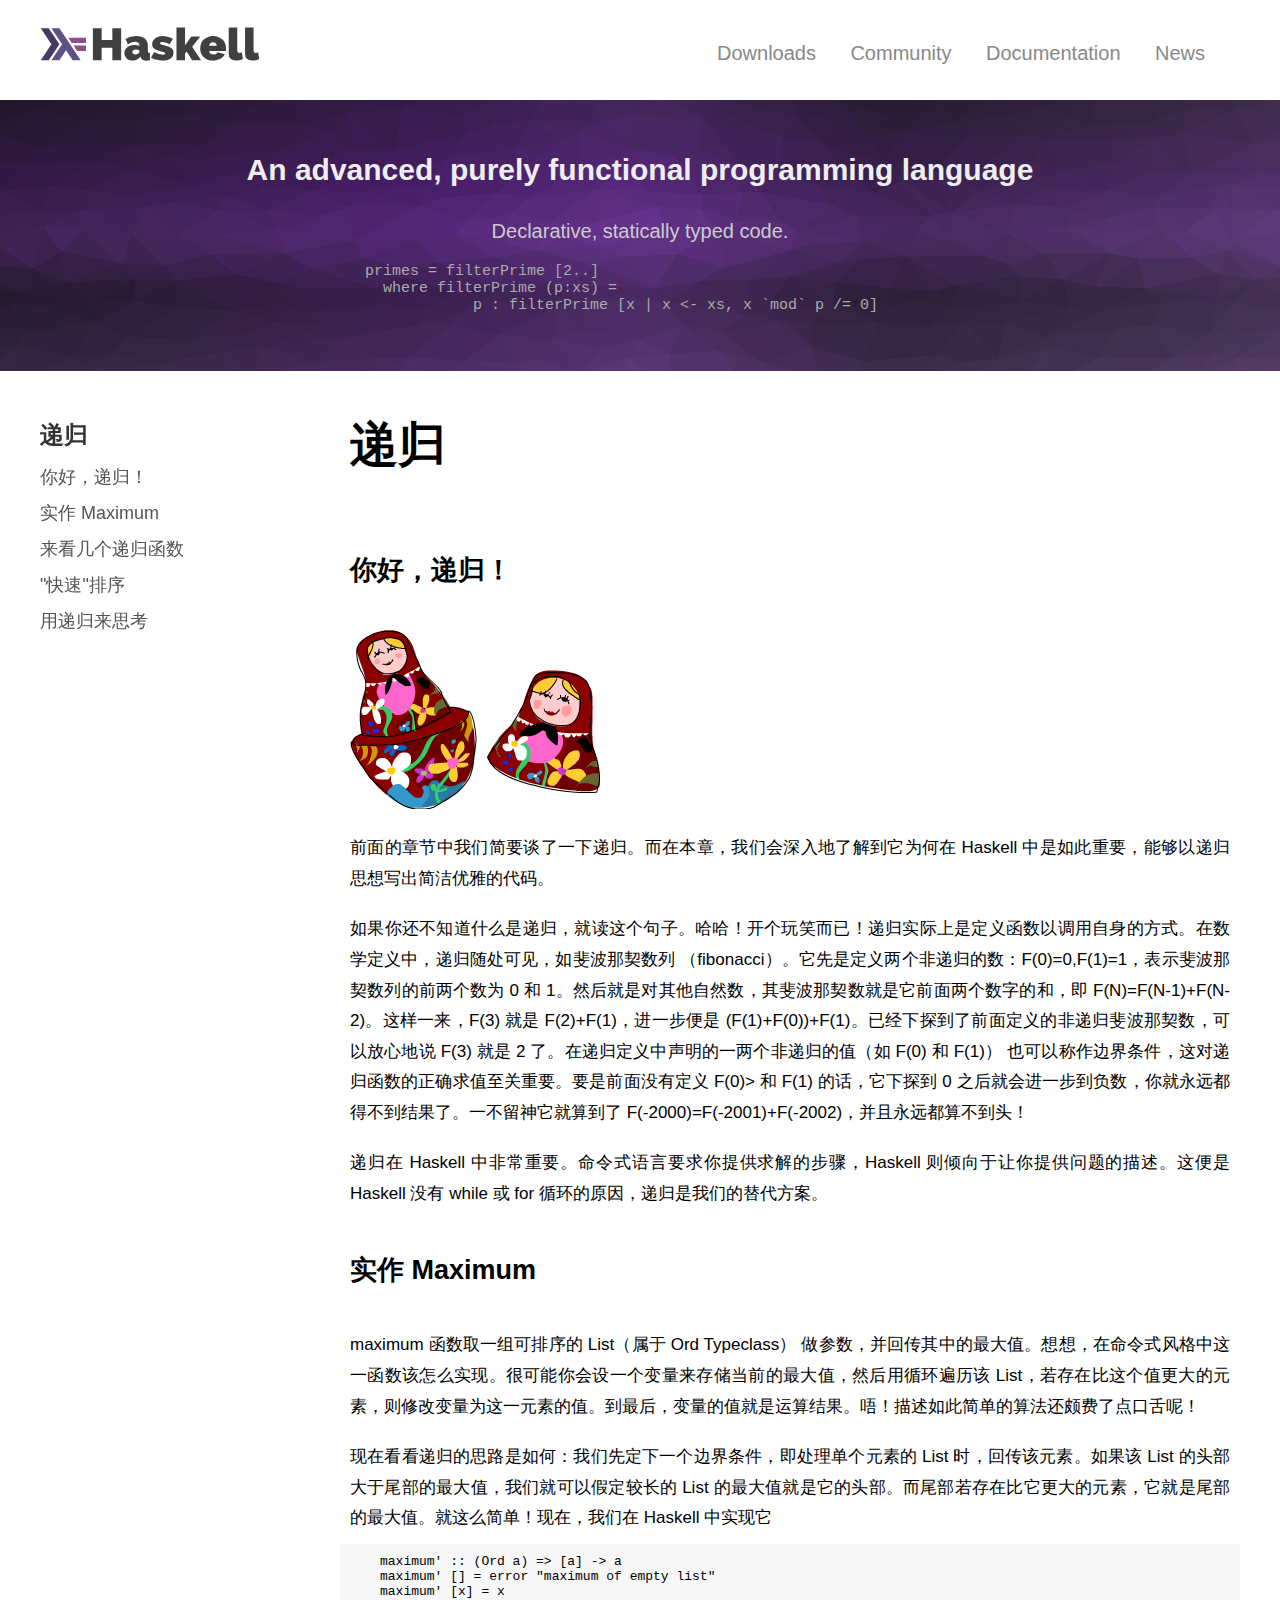
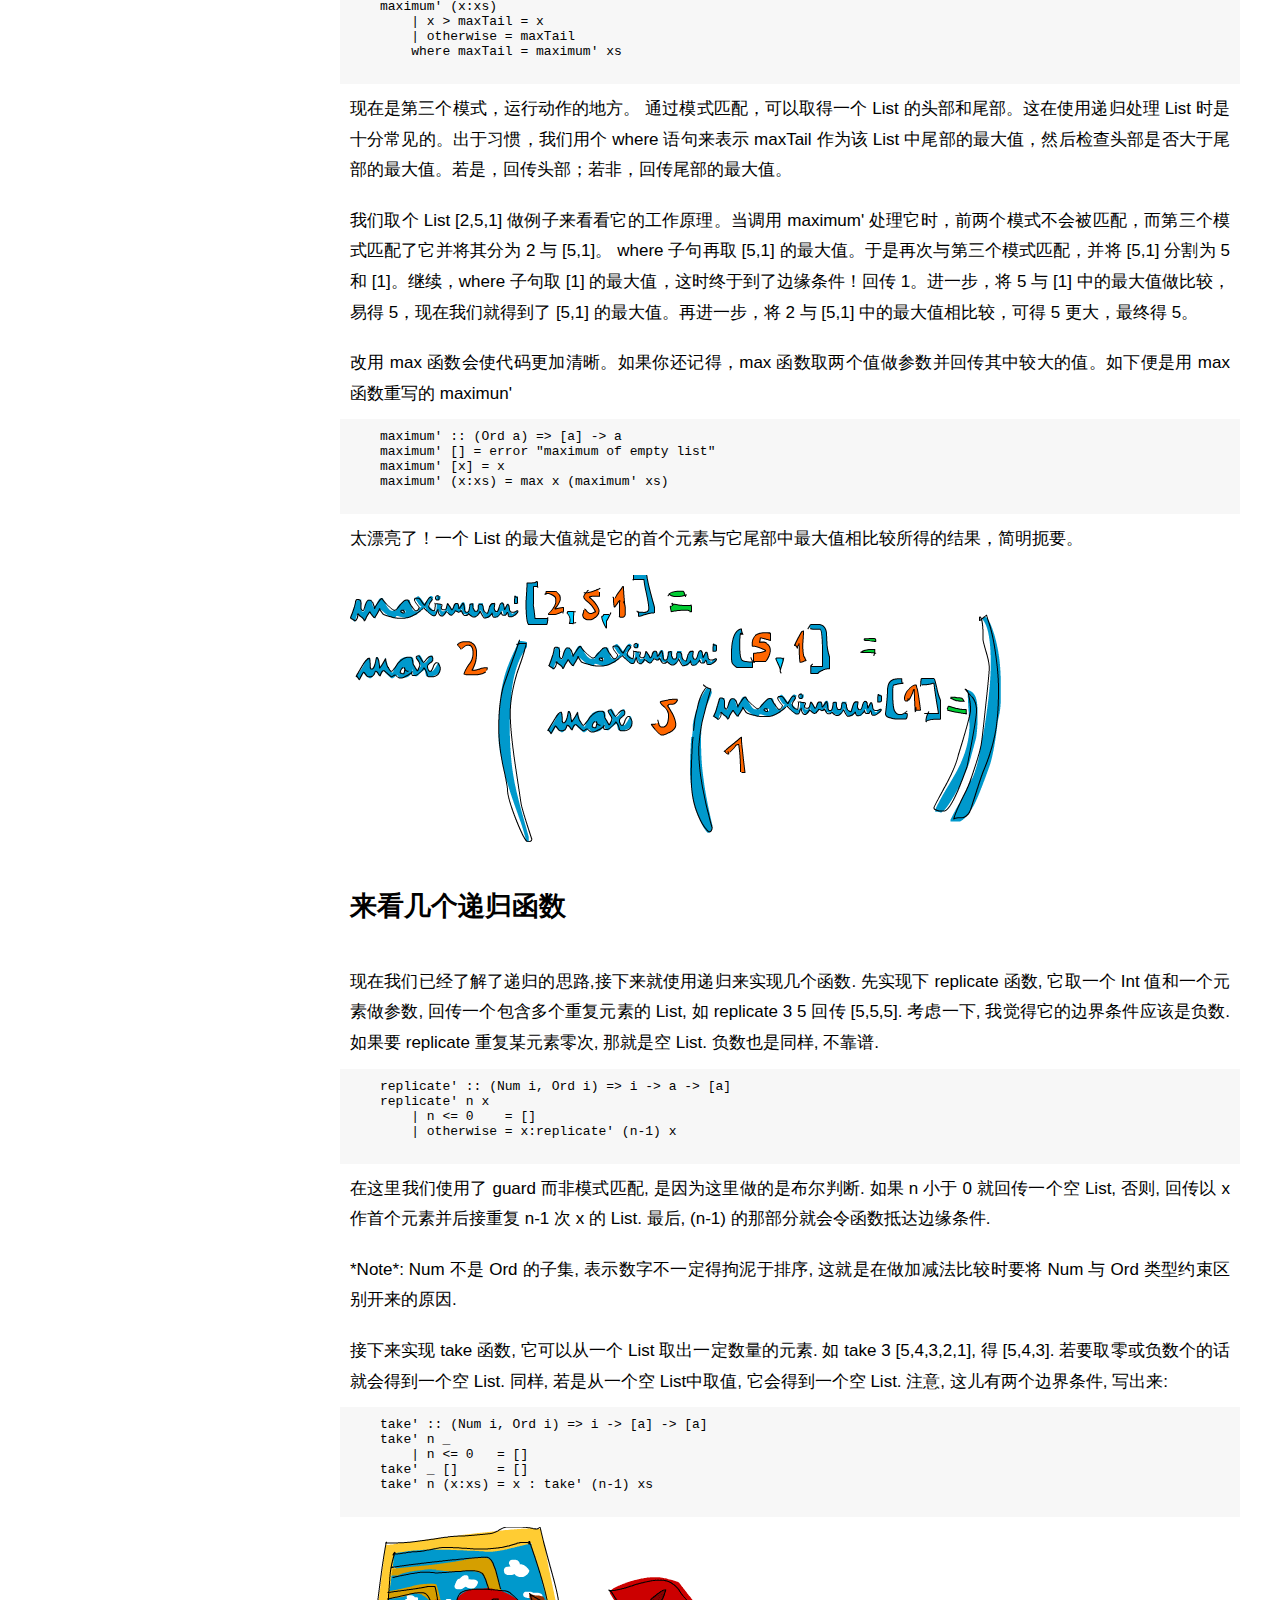
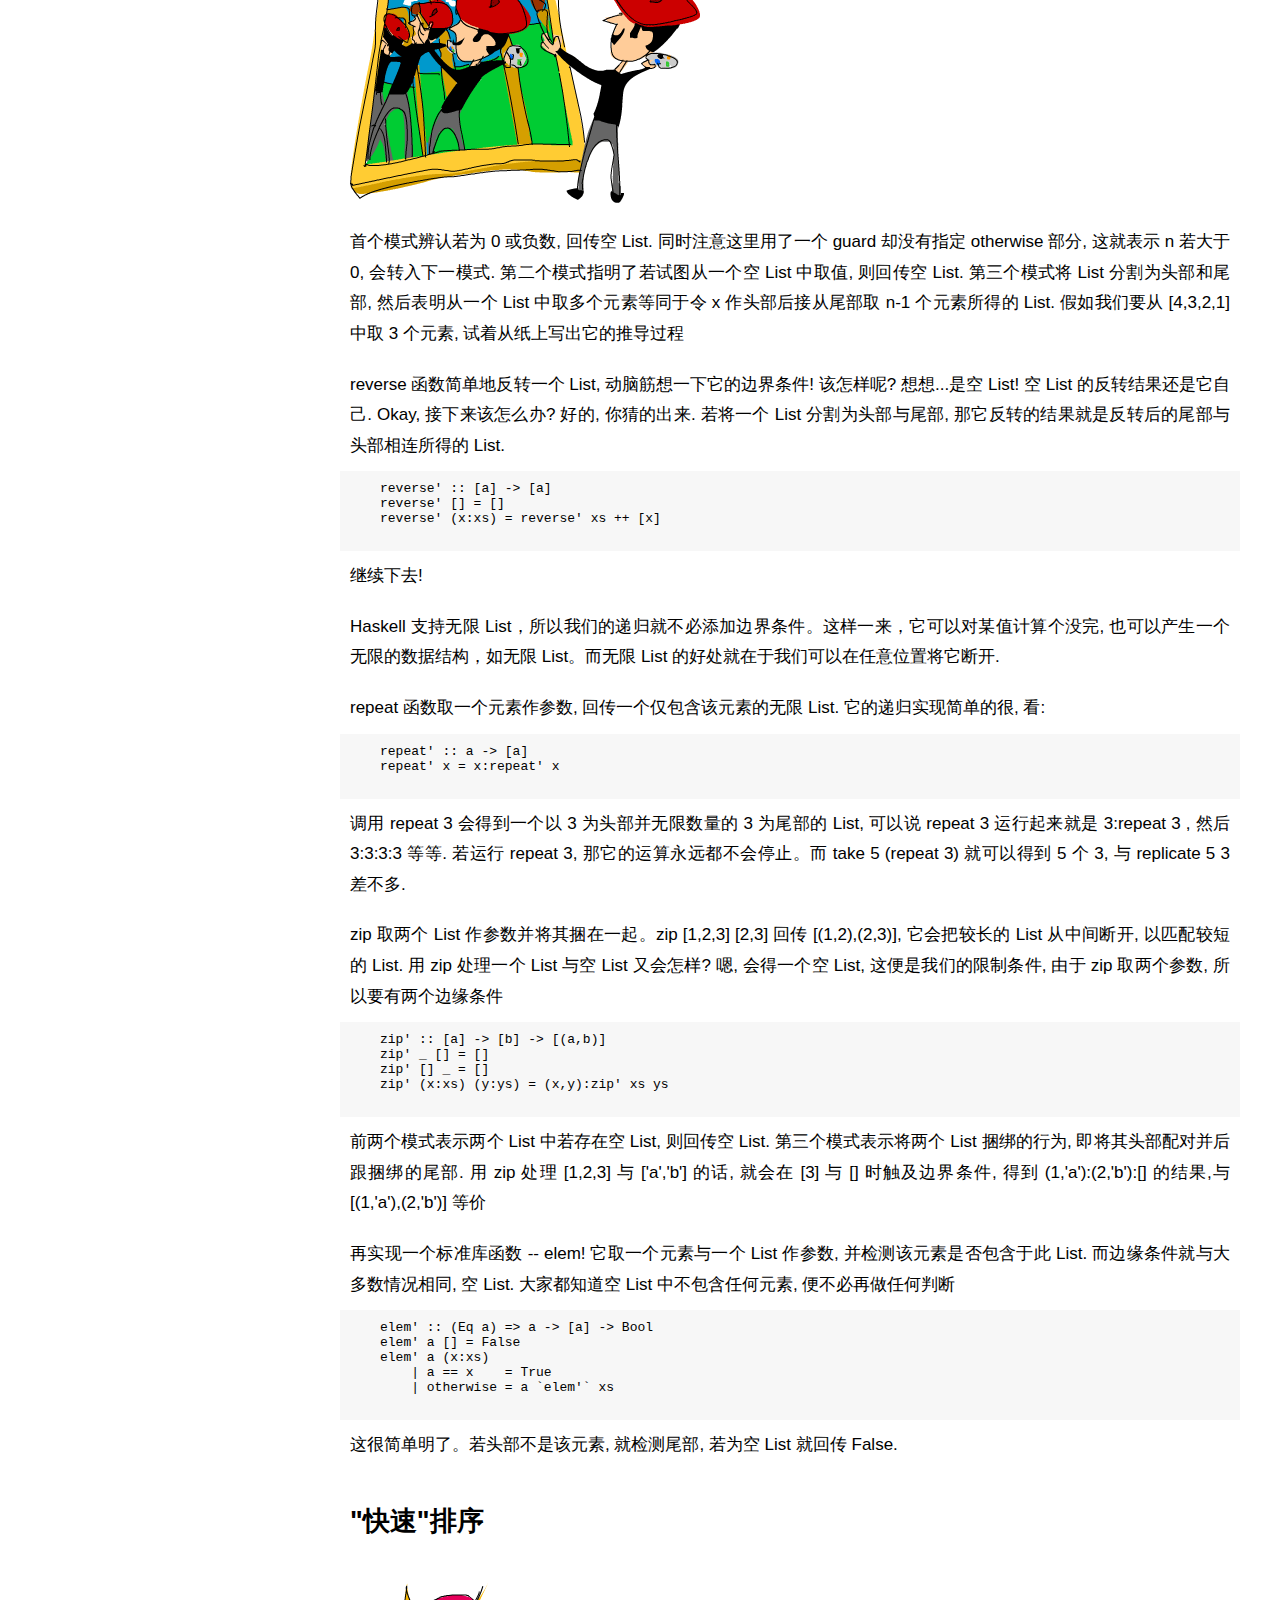
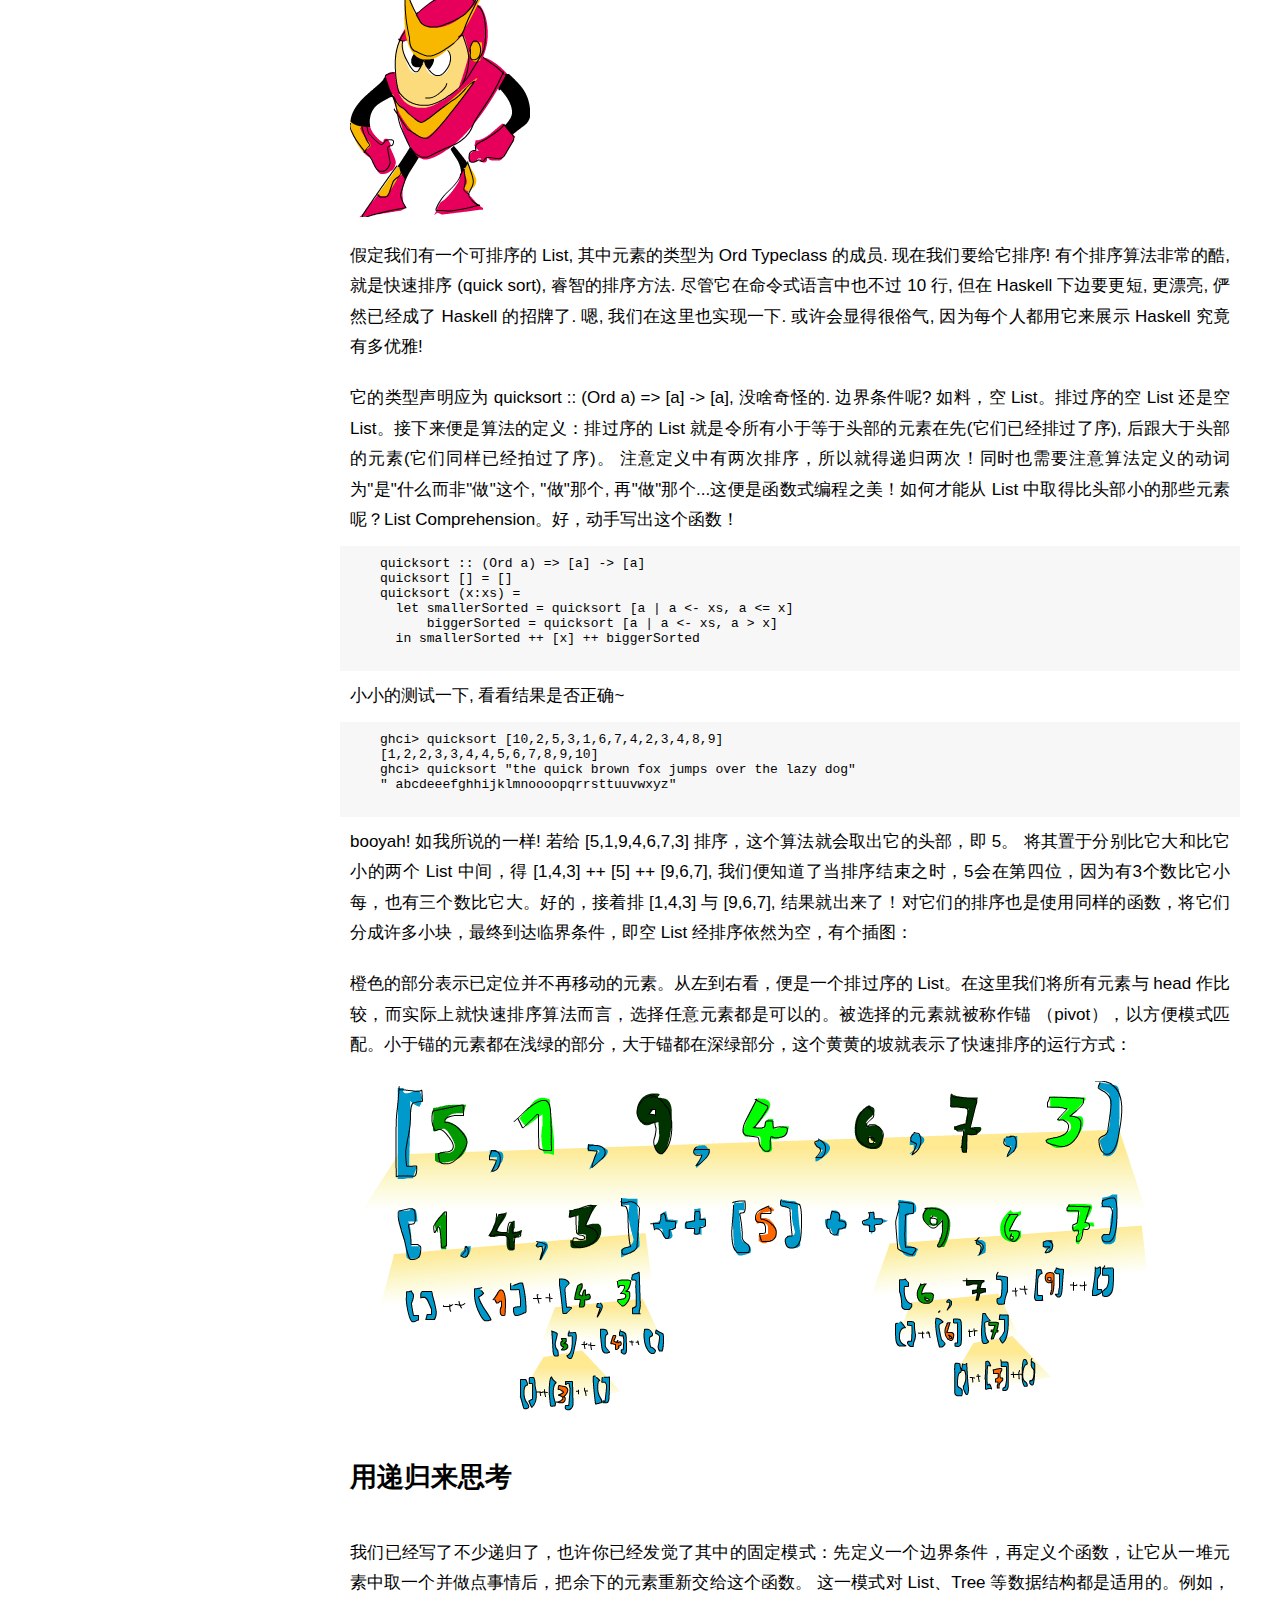
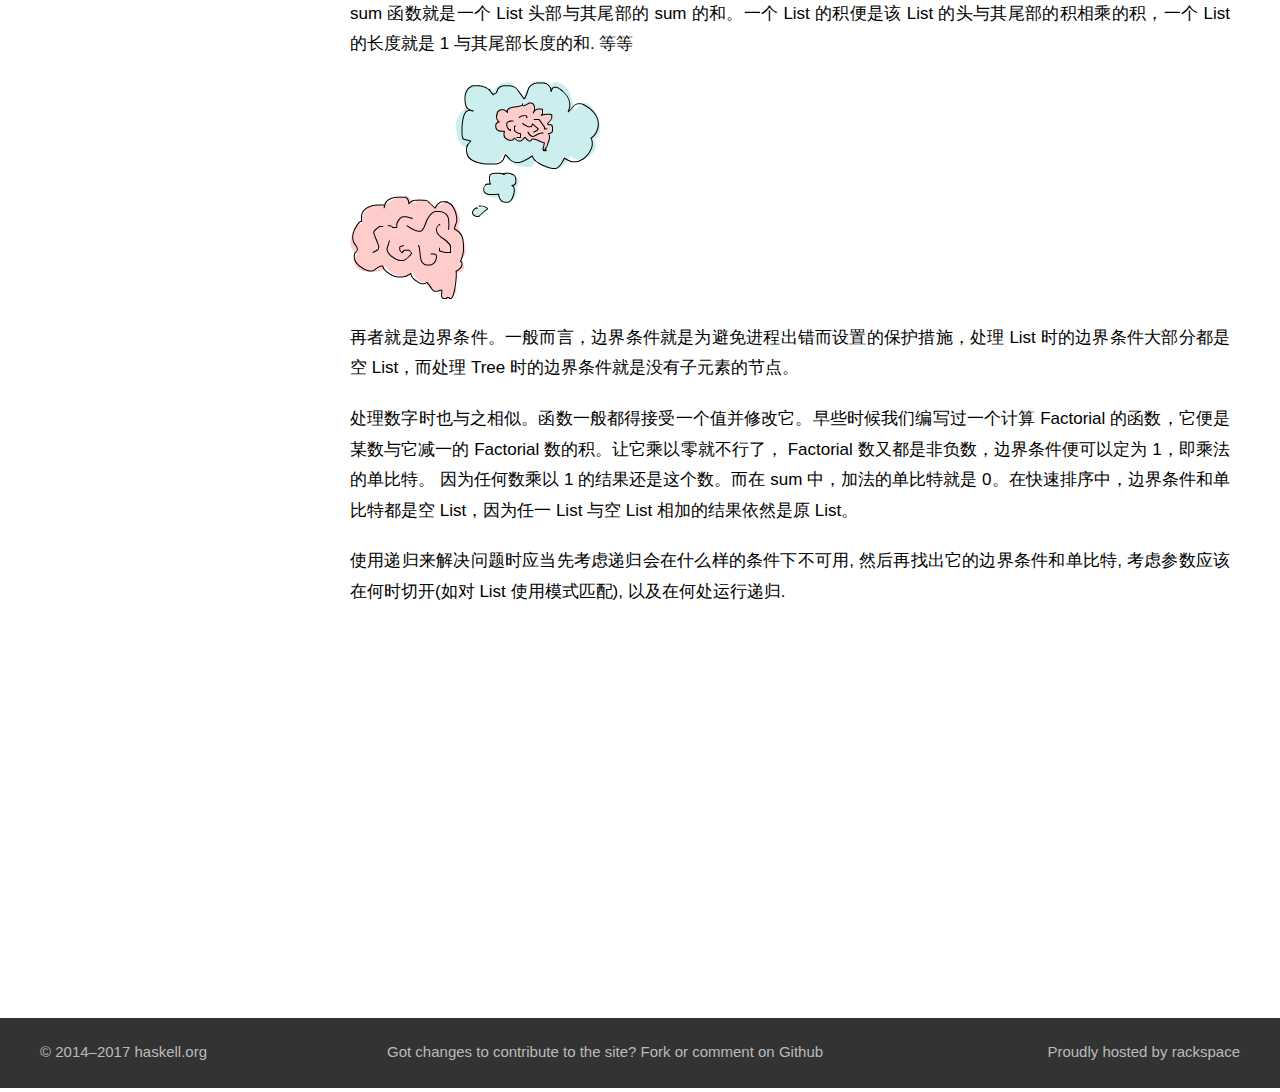
<file: css_learn_2/index.html>
<!DOCTYPE html>
<html lang="zh">
<head>
    <meta charset="UTF-8">
    <title>Haskell</title>
    <link rel="stylesheet" type="text/css" href="assets/css/index.css">
</head>
<body>
    <header>
        <img id="haskell_logo" src="assets/img/haskell-logo.svg">
        <nav id="navbar">
            <a class="navlink" href="https://www.haskell.org/downloads">Downloads</a>
            <a class="navlink" href="https://www.haskell.org/community">Community</a>
            <a class="navlink" href="https://www.haskell.org/documentation">Documentation</a>
            <a class="navlink" href="https://www.haskell.org/news">News</a>
        </nav>
    </header>
    <div id="pattern">
        <div id="intro_container">
            <div id="intro_text">An advanced, purely functional programming language</div>
            <div id="description">Declarative, statically typed code.</div>
            <pre id="code">primes = filterPrime [2..]
  where filterPrime (p:xs) =
            p : filterPrime [x | x <- xs, x `mod` p /= 0]
        </pre>
        </div>
    </div>
    <div id="content">
        <aside id="side">
            <div class="index" id="index_title">递归
            </div>
            <div class="index">
                <a href="#title1">你好，递归！</a>
            </div>
            <div class="index">
                <a href="#title2">实作 Maximum</a>
            </div>
            <div class="index">
                <a href="#title3">来看几个递归函数</a>
            </div>
            <div class="index">
                <a href="#title4">"快速"排序</a>
            </div>
            <div class="index">
                <a href="#title5">用递归来思考</a>
            </div>
        </aside>
        <article id="main">
            <div class="maintitle"><h1>递归</h1></div>
            <div id="title1" class="subtitle"><h2>你好，递归！</h2></div>
            <img src="assets/img/recursion.png">
            <p>前面的章节中我们简要谈了一下递归。而在本章，我们会深入地了解到它为何在 Haskell 中是如此重要，能够以递归思想写出简洁优雅的代码。</p>
            <p>如果你还不知道什么是递归，就读这个句子。哈哈！开个玩笑而已！递归实际上是定义函数以调用自身的方式。在数学定义中，递归随处可见，如斐波那契数列 （fibonacci）。它先是定义两个非递归的数：F(0)=0,F(1)=1，表示斐波那契数列的前两个数为 0 和 1。然后就是对其他自然数，其斐波那契数就是它前面两个数字的和，即 F(N)=F(N-1)+F(N-2)。这样一来，F(3) 就是 F(2)+F(1)，进一步便是 (F(1)+F(0))+F(1)。已经下探到了前面定义的非递归斐波那契数，可以放心地说 F(3) 就是 2 了。在递归定义中声明的一两个非递归的值（如 F(0) 和 F(1)） 也可以称作边界条件，这对递归函数的正确求值至关重要。要是前面没有定义 F(0)> 和 F(1) 的话，它下探到 0 之后就会进一步到负数，你就永远都得不到结果了。一不留神它就算到了 F(-2000)=F(-2001)+F(-2002)，并且永远都算不到头！</p>
            <p>递归在 Haskell 中非常重要。命令式语言要求你提供求解的步骤，Haskell 则倾向于让你提供问题的描述。这便是 Haskell 没有 while 或 for 循环的原因，递归是我们的替代方案。</p>
            <div id="title2" class="subtitle"><h2>实作 Maximum</h2></div>
            <p>maximum 函数取一组可排序的 List（属于 Ord Typeclass） 做参数，并回传其中的最大值。想想，在命令式风格中这一函数该怎么实现。很可能你会设一个变量来存储当前的最大值，然后用循环遍历该 List，若存在比这个值更大的元素，则修改变量为这一元素的值。到最后，变量的值就是运算结果。唔！描述如此简单的算法还颇费了点口舌呢！</p>
            <p>现在看看递归的思路是如何：我们先定下一个边界条件，即处理单个元素的 List 时，回传该元素。如果该 List 的头部大于尾部的最大值，我们就可以假定较长的 List 的最大值就是它的头部。而尾部若存在比它更大的元素，它就是尾部的最大值。就这么简单！现在，我们在 Haskell 中实现它</p>
            <pre>maximum' :: (Ord a) => [a] -> a
maximum' [] = error "maximum of empty list"
maximum' [x] = x
maximum' (x:xs)
    | x > maxTail = x
    | otherwise = maxTail
    where maxTail = maximum' xs
            </pre>
            <p>现在是第三个模式，运行动作的地方。 通过模式匹配，可以取得一个 List 的头部和尾部。这在使用递归处理 List 时是十分常见的。出于习惯，我们用个 where 语句来表示 maxTail 作为该 List 中尾部的最大值，然后检查头部是否大于尾部的最大值。若是，回传头部；若非，回传尾部的最大值。</p>
            <p>我们取个 List [2,5,1] 做例子来看看它的工作原理。当调用 maximum' 处理它时，前两个模式不会被匹配，而第三个模式匹配了它并将其分为 2 与 [5,1]。 where 子句再取 [5,1] 的最大值。于是再次与第三个模式匹配，并将 [5,1] 分割为 5 和 [1]。继续，where 子句取 [1] 的最大值，这时终于到了边缘条件！回传 1。进一步，将 5 与 [1] 中的最大值做比较，易得 5，现在我们就得到了 [5,1] 的最大值。再进一步，将 2 与 [5,1] 中的最大值相比较，可得 5 更大，最终得 5。</p>
            <p>改用 max 函数会使代码更加清晰。如果你还记得，max 函数取两个值做参数并回传其中较大的值。如下便是用 max 函数重写的 maximun'</p>
            <pre>maximum' :: (Ord a) => [a] -> a
maximum' [] = error "maximum of empty list"
maximum' [x] = x
maximum' (x:xs) = max x (maximum' xs)
            </pre>
            <p>太漂亮了！一个 List 的最大值就是它的首个元素与它尾部中最大值相比较所得的结果，简明扼要。</p>
            <img src="assets/img/maxs.png">
            <div id="title3" class="subtitle"><h2>来看几个递归函数</h2></div>
            <p>现在我们已经了解了递归的思路,接下来就使用递归来实现几个函数. 先实现下 replicate 函数, 它取一个 Int 值和一个元素做参数, 回传一个包含多个重复元素的 List, 如 replicate 3 5 回传 [5,5,5]. 考虑一下, 我觉得它的边界条件应该是负数. 如果要 replicate 重复某元素零次, 那就是空 List. 负数也是同样, 不靠谱.</p>
            <pre>replicate' :: (Num i, Ord i) => i -> a -> [a]
replicate' n x
    | n <= 0    = []
    | otherwise = x:replicate' (n-1) x
            </pre>
            <p>在这里我们使用了 guard 而非模式匹配, 是因为这里做的是布尔判断. 如果 n 小于 0 就回传一个空 List, 否则, 回传以 x 作首个元素并后接重复 n-1 次 x 的 List. 最后, (n-1) 的那部分就会令函数抵达边缘条件.</p>
            <p>*Note*: Num 不是 Ord 的子集, 表示数字不一定得拘泥于排序, 这就是在做加减法比较时要将 Num 与 Ord 类型约束区别开来的原因.</p>
            <p>接下来实现 take 函数, 它可以从一个 List 取出一定数量的元素. 如 take 3 [5,4,3,2,1], 得 [5,4,3]. 若要取零或负数个的话就会得到一个空 List. 同样, 若是从一个空 List中取值, 它会得到一个空 List. 注意, 这儿有两个边界条件, 写出来:</p>
            <pre>take' :: (Num i, Ord i) => i -> [a] -> [a]
take' n _
    | n <= 0   = []
take' _ []     = []
take' n (x:xs) = x : take' (n-1) xs
            </pre>
            <img src="assets/img/painter.png">
            <p>首个模式辨认若为 0 或负数, 回传空 List. 同时注意这里用了一个 guard 却没有指定 otherwise 部分, 这就表示 n 若大于 0, 会转入下一模式. 第二个模式指明了若试图从一个空 List 中取值, 则回传空 List. 第三个模式将 List 分割为头部和尾部, 然后表明从一个 List 中取多个元素等同于令 x 作头部后接从尾部取 n-1 个元素所得的 List. 假如我们要从 [4,3,2,1] 中取 3 个元素, 试着从纸上写出它的推导过程</p>
            <p>reverse 函数简单地反转一个 List, 动脑筋想一下它的边界条件! 该怎样呢? 想想...是空 List! 空 List 的反转结果还是它自己. Okay, 接下来该怎么办? 好的, 你猜的出来. 若将一个 List 分割为头部与尾部, 那它反转的结果就是反转后的尾部与头部相连所得的 List.</p>
            <pre>reverse' :: [a] -> [a]
reverse' [] = []
reverse' (x:xs) = reverse' xs ++ [x]
            </pre>
            <p>继续下去!</p>
            <p>Haskell 支持无限 List，所以我们的递归就不必添加边界条件。这样一来，它可以对某值计算个没完, 也可以产生一个无限的数据结构，如无限 List。而无限 List 的好处就在于我们可以在任意位置将它断开.</p>
            <p>repeat 函数取一个元素作参数, 回传一个仅包含该元素的无限 List. 它的递归实现简单的很, 看:</p>
            <pre>repeat' :: a -> [a]
repeat' x = x:repeat' x
            </pre>
            <p>调用 repeat 3 会得到一个以 3 为头部并无限数量的 3 为尾部的 List, 可以说 repeat 3 运行起来就是 3:repeat 3 , 然后 3:3:3:3 等等. 若运行 repeat 3, 那它的运算永远都不会停止。而 take 5 (repeat 3) 就可以得到 5 个 3, 与 replicate 5 3 差不多.</p>
            <p>zip 取两个 List 作参数并将其捆在一起。zip [1,2,3] [2,3] 回传 [(1,2),(2,3)], 它会把较长的 List 从中间断开, 以匹配较短的 List. 用 zip 处理一个 List 与空 List 又会怎样? 嗯, 会得一个空 List, 这便是我们的限制条件, 由于 zip 取两个参数, 所以要有两个边缘条件</p>
            <pre>zip' :: [a] -> [b] -> [(a,b)]
zip' _ [] = []
zip' [] _ = []
zip' (x:xs) (y:ys) = (x,y):zip' xs ys
            </pre>
            <p>前两个模式表示两个 List 中若存在空 List, 则回传空 List. 第三个模式表示将两个 List 捆绑的行为, 即将其头部配对并后跟捆绑的尾部. 用 zip 处理 [1,2,3] 与 ['a','b'] 的话, 就会在 [3] 与 [] 时触及边界条件, 得到 (1,'a'):(2,'b'):[] 的结果,与 [(1,'a'),(2,'b')] 等价</p>
            <p>再实现一个标准库函数 -- elem! 它取一个元素与一个 List 作参数, 并检测该元素是否包含于此 List. 而边缘条件就与大多数情况相同, 空 List. 大家都知道空 List 中不包含任何元素, 便不必再做任何判断</p>
            <pre>elem' :: (Eq a) => a -> [a] -> Bool
elem' a [] = False
elem' a (x:xs)
    | a == x    = True
    | otherwise = a `elem'` xs
            </pre>
            <p>这很简单明了。若头部不是该元素, 就检测尾部, 若为空 List 就回传 False.</p>
            <div id="title4" class="subtitle"><h2>"快速"排序</h2></div>
            <img src="assets/img/quickman.png">
            <p>假定我们有一个可排序的 List, 其中元素的类型为 Ord Typeclass 的成员. 现在我们要给它排序! 有个排序算法非常的酷, 就是快速排序 (quick sort), 睿智的排序方法. 尽管它在命令式语言中也不过 10 行, 但在 Haskell 下边要更短, 更漂亮, 俨然已经成了 Haskell 的招牌了. 嗯, 我们在这里也实现一下. 或许会显得很俗气, 因为每个人都用它来展示 Haskell 究竟有多优雅!</p>
            <p>它的类型声明应为 quicksort :: (Ord a) => [a] -> [a], 没啥奇怪的. 边界条件呢? 如料，空 List。排过序的空 List 还是空 List。接下来便是算法的定义：排过序的 List 就是令所有小于等于头部的元素在先(它们已经排过了序), 后跟大于头部的元素(它们同样已经拍过了序)。 注意定义中有两次排序，所以就得递归两次！同时也需要注意算法定义的动词为"是"什么而非"做"这个, "做"那个, 再"做"那个...这便是函数式编程之美！如何才能从 List 中取得比头部小的那些元素呢？List Comprehension。好，动手写出这个函数！</p>
            <pre>quicksort :: (Ord a) => [a] -> [a]
quicksort [] = []
quicksort (x:xs) =
  let smallerSorted = quicksort [a | a <- xs, a <= x]
      biggerSorted = quicksort [a | a <- xs, a > x]
  in smallerSorted ++ [x] ++ biggerSorted
            </pre>
            <p>小小的测试一下, 看看结果是否正确~</p>
            <pre>ghci> quicksort [10,2,5,3,1,6,7,4,2,3,4,8,9]
[1,2,2,3,3,4,4,5,6,7,8,9,10]
ghci> quicksort "the quick brown fox jumps over the lazy dog"
" abcdeeefghhijklmnoooopqrrsttuuvwxyz"
            </pre>
            <p>booyah! 如我所说的一样! 若给 [5,1,9,4,6,7,3] 排序，这个算法就会取出它的头部，即 5。 将其置于分别比它大和比它小的两个 List 中间，得 [1,4,3] ++ [5] ++ [9,6,7], 我们便知道了当排序结束之时，5会在第四位，因为有3个数比它小每，也有三个数比它大。好的，接着排 [1,4,3] 与 [9,6,7], 结果就出来了！对它们的排序也是使用同样的函数，将它们分成许多小块，最终到达临界条件，即空 List 经排序依然为空，有个插图：</p>
            <p>橙色的部分表示已定位并不再移动的元素。从左到右看，便是一个排过序的 List。在这里我们将所有元素与 head 作比较，而实际上就快速排序算法而言，选择任意元素都是可以的。被选择的元素就被称作锚 （pivot），以方便模式匹配。小于锚的元素都在浅绿的部分，大于锚都在深绿部分，这个黄黄的坡就表示了快速排序的运行方式：</p>
            <img src="assets/img/quicksort.png">
            <div id="title5" class="subtitle"><h2>用递归来思考</h2></div>
            <p>我们已经写了不少递归了，也许你已经发觉了其中的固定模式：先定义一个边界条件，再定义个函数，让它从一堆元素中取一个并做点事情后，把余下的元素重新交给这个函数。 这一模式对 List、Tree 等数据结构都是适用的。例如，sum 函数就是一个 List 头部与其尾部的 sum 的和。一个 List 的积便是该 List 的头与其尾部的积相乘的积，一个 List 的长度就是 1 与其尾部长度的和. 等等</p>
            <img src="assets/img/brain.png">
            <p>再者就是边界条件。一般而言，边界条件就是为避免进程出错而设置的保护措施，处理 List 时的边界条件大部分都是空 List，而处理 Tree 时的边界条件就是没有子元素的节点。</p>
            <p>处理数字时也与之相似。函数一般都得接受一个值并修改它。早些时候我们编写过一个计算 Factorial 的函数，它便是某数与它减一的 Factorial 数的积。让它乘以零就不行了， Factorial 数又都是非负数，边界条件便可以定为 1，即乘法的单比特。 因为任何数乘以 1 的结果还是这个数。而在 sum 中，加法的单比特就是 0。在快速排序中，边界条件和单比特都是空 List，因为任一 List 与空 List 相加的结果依然是原 List。</p>
            <p>使用递归来解决问题时应当先考虑递归会在什么样的条件下不可用, 然后再找出它的边界条件和单比特, 考虑参数应该在何时切开(如对 List 使用模式匹配), 以及在何处运行递归.</p>
            <div class="empty"></div>
        </article>
    </div>
    <div class="empty"></div>
    <footer>
        <div id="footer_container">
            <div id="footerl">© 2014–2017 haskell.org</div>
            <div id="footerc">Got changes to contribute to the site? Fork or comment on Github</div>
            <div id="footerr">Proudly hosted by rackspace</div>
        </div>
    </footer>
</body>
</html>
</file>
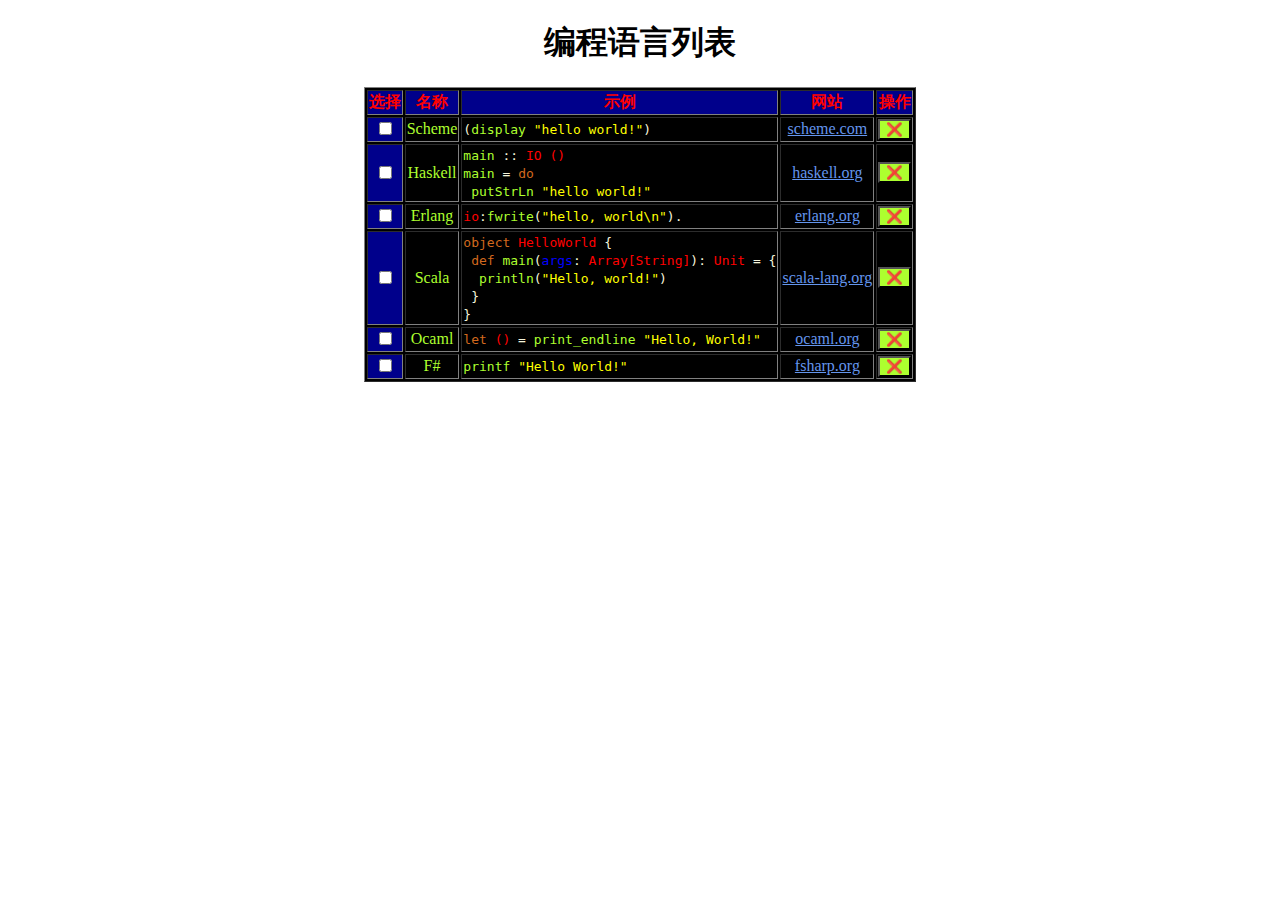
<file: html_learn/index.html>
<!DOCTYPE html>
<html lang="zh">
<head>
    <meta charset="UTF-8">
    <title>编程语言列表</title>
    <style>
        #title {
            text-align: center;
        }
        table {
            background-color: black;
            color: beige;
        }
        a {
            color: cornflowerblue;
        }
        th {
            background-color: darkblue;
            color: red;
        }
        td.check {
            background-color: darkblue;
        }
        td:not(.code) {
            text-align: center;
        }
        button {
            background-color: greenyellow;
        }
        button:hover {
            background-color: blue;
        }
        td.name {
            color: greenyellow;
        }
        a:hover {
            background-color: red;
        }
        td.name:hover {
            background-color: chocolate;
        }
    </style>
</head>
<body>
    <div>
        <h1 id="title">编程语言列表</h1>
    </div>
    <div>
        <table align="center" border="1">
            <tr>
                <th>选择</th>
                <th>名称</th>
                <th>示例</th>
                <th>网站</th>
                <th>操作</th>
            </tr>
            <tr>
                <td class="check"><input type="checkbox"></td>
                <td class="name">Scheme</td>
                <td class="code"><code>
                    (<span style="color: greenyellow">display</span> <span style="color: yellow">"hello world!"</span>)
                </code></td>
                <td><a href="http://scheme.com/">scheme.com</a></td>
                <td><button>❌</button></td>
            </tr>
            <tr>
                <td class="check"><input type="checkbox"></td>
                <td class="name">Haskell</td>
                <td class="code"><code>
                    <span style="color: greenyellow">main</span> :: <span style="color: red">IO ()</span><br>
                    <span style="color: greenyellow">main</span> = <span style="color: chocolate">do</span><br>
                    &emsp;<span style="color: greenyellow">putStrLn</span> <span style="color: yellow">"hello world!"</span><br>
                </code></td>
                <td><a href="https://www.haskell.org/">haskell.org</a></td>
                <td><button>❌</button></td>
            </tr>
            <tr>
                <td class="check"><input type="checkbox"></td>
                <td class="name">Erlang</td>
                <td class="code"><code>
                    <span style="color: red">io</span>:<span style="color: greenyellow">fwrite</span>(<span style="color: yellow">"hello, world\n"</span>).
                </code></td>
                <td><a href="https://www.erlang.org/">erlang.org</a></td>
                <td><button>❌</button></td>
            </tr>
            <tr>
                <td class="check"><input type="checkbox"></td>
                <td class="name">Scala</td>
                <td class="code"><code>
                    <span style="color: chocolate">object</span> <span style="color: red">HelloWorld</span> {<br>
                    &emsp;<span style="color: chocolate">def</span> <span style="color: greenyellow">main</span>(<span style="color: blue">args</span>: <span style="color: red">Array[String]</span>): <span style="color: red">Unit</span> = {<br>
                    &emsp;&emsp;<span style="color: greenyellow">println</span>(<span style="color: yellow">"Hello, world!"</span>)<br>
                    &emsp;}<br>
                    }
                </code></td>
                <td><a href="https://www.scala-lang.org/">scala-lang.org</a></td>
                <td><button>❌</button></td>
            </tr>
            <tr>
                <td class="check"><input type="checkbox"></td>
                <td class="name">Ocaml</td>
                <td class="code"><code>
                    <span style="color: chocolate">let</span> <span style="color: red">()</span> = <span style="color: greenyellow">print_endline</span> <span style="color: yellow">"Hello, World!"</span>
                </code></td>
                <td><a href="https://ocaml.org/">ocaml.org</a></td>
                <td><button>❌</button></td>
            </tr>
            <tr>
                <td class="check"><input type="checkbox"></td>
                <td class="name">F#</td>
                <td class="code"><code>
                    <span style="color: greenyellow">printf</span> <span style="color: yellow">"Hello World!"</span>
                </code></td>
                <td><a href="http://fsharp.org/">fsharp.org</a></td>
                <td><button>❌</button></td>
            </tr>
        </table>
    </div>
</body>
</html>
</file>
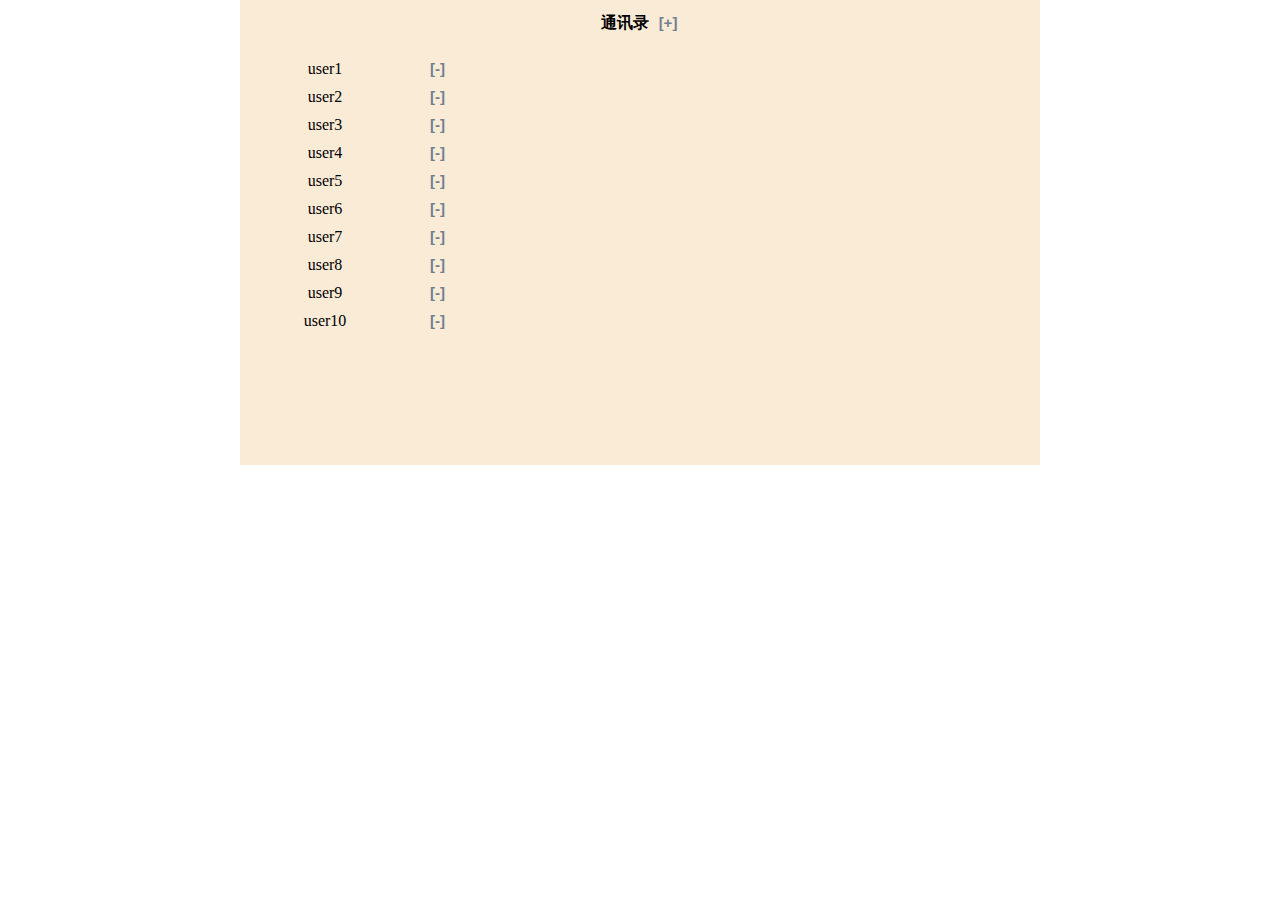
<file: vue_learn/index.html>
<!DOCTYPE html>
<html lang="en">
<head>
    <meta charset="UTF-8">
    <script src="assets/js/vue.js"></script>
    <title>vue</title>
    <link rel="stylesheet" href="assets/css/index.css">
</head>
<body>
    <div id="app">
        <div id="header">
            <span>通讯录</span>
            <button v-on:click="adduser">[+]</button>
        </div>
        <div id="list">
            <ol>
                <li v-for="(user,index) in contactusers"
                    v-bind:key="user.id"
                    v-on:click="selectuser(user,index)"
                    v-on:mouseover="mouseover(user,index)"
                    v-on:mouseout="mouseout(user,index)"
                    v-bind:style="{ 'background-color': user.backgroundColor }">
                    <div class="name">
                        <span>{{ user.name }}</span>
                    </div>
                    <button v-on:click.stop="deleteuser(user,index)">[-]</button>
                </li>
            </ol>
        </div>
        <div id="detail">
            <div v-if="curuser != null">
                <table>
                    <tr>
                        <td>
                            <label for="username">手机：</label>
                            <input type="text" id="username" placeholder="姓名"
                                   v-model:value="curuser.name" v-on:change="modifyinfo">
                        </td>
                    </tr>
                    <tr>
                        <td>
                            <label for="mobile">手机：</label>
                            <input type="text" id="mobile" placeholder="手机"
                                   v-model:value="curuser.mobile" v-on:change="modifyinfo">
                        </td>
                    </tr>
                    <tr>
                        <td>
                            <label for="email">邮箱：</label>
                            <input type="text" id="email" placeholder="邮箱"
                                   v-model:value="curuser.email" v-on:change="modifyinfo">
                        </td>
                    </tr>
                </table>
            </div>
        </div>
    </div>
    <script src="assets/js/app.js"></script>
</body>
</html>
</file>
<file: css_learn_2/assets/css/index.css>
body {
    font-family: Source Sans Pro,Helvetica,Arial,sans-serif;
    margin: 0;
}

#haskell_logo {
    width: 220px;
    height: 88px;
    float: left;
}

#navbar {
    padding: 28px 20px 22px;
    float: right;
}

.navlink {
    padding: 0 15px;
    font-size: 20px;
    line-height: 50px;
}

.navlink:link, .navlink:visited {
    color: #888888;
    text-decoration: none;
}

.navlink:hover {
    color: #555555;
    text-decoration: none;
}

header {
    width: 1200px;
    overflow: hidden;
    margin: 0 auto;
}

#pattern {
    width: 100%;
    padding: 20px 0;
    margin: 0;
    background: #0000ff url("../img/pattern.png") round;
}

#intro_text {
    color: #eeeeee;
    font-size: 30px;
    font-weight: bold;
    text-align: center;
    line-height: 100px;
}

#description {
    color: #cccccc;
    font-size: 20px;
    text-align: center;
}

#code {
    width: 550px;
    color: #aaaaaa;
    font-size: 15px;
    margin: 20px auto;
}

#intro_container {
    width: 1200px;
    margin: auto;
}

#content {
    width: 1200px;
    margin: 0 auto;
    overflow: hidden;
}

#side {
    width: 250px;
    margin: 0;
    padding-top: 40px;
    float: left;
    position: fixed;
}

.index {
    font-size: 18px;
    line-height: 36px;
}

#index_title {
    font-size: 24px;
    color: #333333;
    font-weight: bold;
    line-height: 48px;
}

.index a:link, .index a:visited {
    color: #555555;
    text-decoration: none;
}

.index a:hover {
    color: #333333;
    text-decoration: underline;
    font-weight: bold;
}

#main {
    width: 900px;
    margin: 0;
    float: right;
}

code {
    background-color: #f7f7f7;
}

.maintitle {
    margin: 0;
    font-size: x-large;
    padding: 10px;
}

.subtitle {
    margin: 0;
    font-size: large;
    padding: 10px;
}

article p {
    margin: 0;
    font-size: 17px;
    word-wrap: break-word;
    word-break: normal;
    text-align:justify;
    line-height: 1.8;
    padding: 10px;
}

article pre {
    margin: 0;
    background-color: #f7f7f7;
    padding: 10px 40px;
}

article img {
    padding: 10px;
}

.empty {
    margin: 0;
    height: 200px;
}

#footerl {
    float: left;
}

#footerc {
    float: left;
    position: relative;
    left: 15%;
}

#footerr {
    float: right;
}

#footer_container {
    width: 1200px;
    height: 20px;
    color: #bbbbbb;
    text-align: center;
    font-size: 15px;
    margin: 0 auto;
}

footer {
    margin: 0;
    padding: 25px;
    background-color: #333333;
}
</file>
<file: vue_learn/assets/css/index.css>
* {
    margin: 0;
    padding: 0;
}

#app {
    margin: 0 auto;
    width: 800px;
    overflow: hidden;
    background-color: antiquewhite;
}

#header {
    margin: 10px auto;
    text-align: center;
}

#header span {
    padding: 2px;
    font-weight: bold;
}

#header button {
    padding: 4px;
    font-size: 15px;
    font-weight: bold;
    border: none;
    background: none;
    color: slategrey;
    text-align: center;
}

#header button:hover {
    color: black;
}

#list {
    width: 200px;
    height: 400px;
    padding: 10px;
    float: left;
    overflow: auto;
}

#list li {
    padding: 5px 5px;
    list-style-type: none;
    overflow: auto;
}

#list li .name {
    width: 140px;
    text-align: center;
    float: left;
}

#list li button {
    margin: 0 0 0 10px;
    float: right;
    font-size: 15px;
    text-decoration: none;
    font-weight: bold;
    color: slategrey;
    border: none;
    background: none;
}

#list li button:hover {
    color: black;
}

#detail {
    width: 560px;
    height: 400px;
    padding: 10px;
    float: right;
}

#detail table {
    margin: 20px auto;
}
</file>
